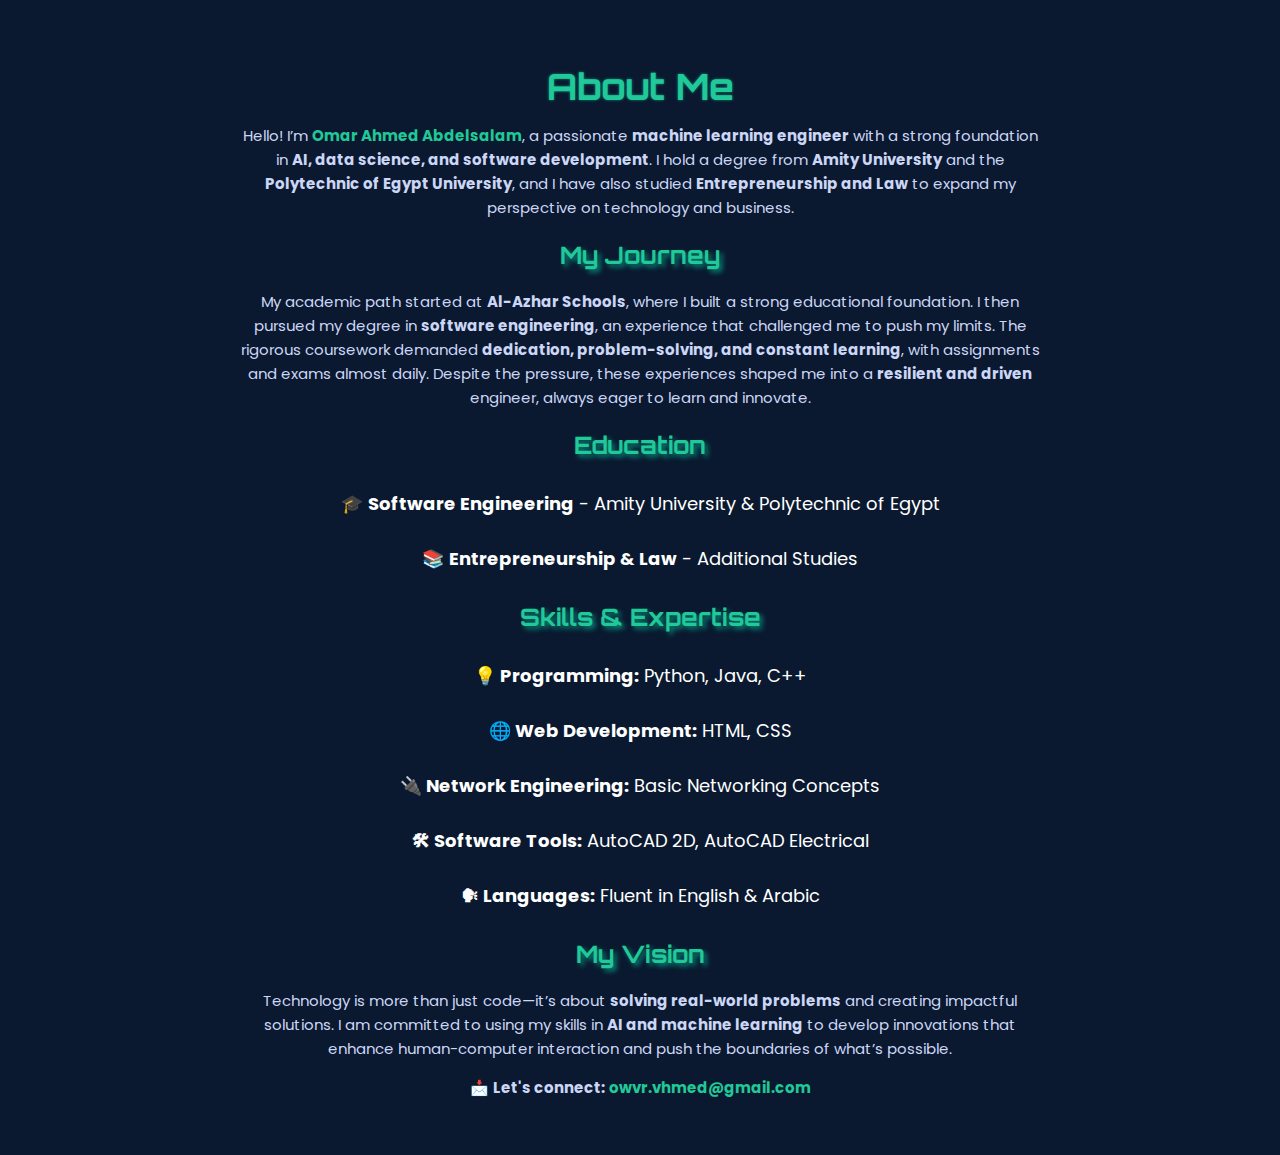
<file: html/aboutme.html>
<!DOCTYPE html>
<html lang="en">
<head>
    <meta charset="UTF-8">
    <meta name="viewport" content="width=device-width, initial-scale=1.0">
    <title>About Me--</title>
    <link rel="icon" type="image/png" href="/images/pngegg.png">
    <link rel="stylesheet" href="/style/about_style.css">
    <link href="https://fonts.googleapis.com/css2?family=Orbitron:wght@400;700&family=Poppins:wght@300;500;700&display=swap" rel="stylesheet">
</head>
<body>

    <section class="about">
        <div class="container">
            <h1>About Me</h1>
            <p>Hello! I’m <span class="highlight">Omar Ahmed Abdelsalam</span>, a passionate <strong>machine learning engineer</strong> with a strong foundation in <strong>AI, data science, and software development</strong>. I hold a degree from <strong>Amity University</strong> and the <strong>Polytechnic of Egypt University</strong>, and I have also studied <strong>Entrepreneurship and Law</strong> to expand my perspective on technology and business.</p>
            
            <h2>My Journey</h2>
            <p>My academic path started at <strong>Al-Azhar Schools</strong>, where I built a strong educational foundation. I then pursued my degree in <strong>software engineering</strong>, an experience that challenged me to push my limits. The rigorous coursework demanded <strong>dedication, problem-solving, and constant learning</strong>, with assignments and exams almost daily. Despite the pressure, these experiences shaped me into a <strong>resilient and driven</strong> engineer, always eager to learn and innovate.</p>

            <h2>Education</h2>
            <ul class="education">
                <li>🎓 <strong>Software Engineering</strong> - Amity University & Polytechnic of Egypt</li>
                <li>📚 <strong>Entrepreneurship & Law</strong> - Additional Studies</li>
            </ul>

            <h2>Skills & Expertise</h2>
            <ul class="skills">
                <li><strong>💡 Programming:</strong> Python, Java, C++</li>
                <li><strong>🌐 Web Development:</strong> HTML, CSS</li>
                <li><strong>🔌 Network Engineering:</strong> Basic Networking Concepts</li>
                <li><strong>🛠 Software Tools:</strong> AutoCAD 2D, AutoCAD Electrical</li>
                <li><strong>🗣 Languages:</strong> Fluent in English & Arabic</li>
            </ul>

            <h2>My Vision</h2>
            <p>Technology is more than just code—it’s about <strong>solving real-world problems</strong> and creating impactful solutions. I am committed to using my skills in <strong>AI and machine learning</strong> to develop innovations that enhance human-computer interaction and push the boundaries of what’s possible.</p>

            <div class="contact">
                <p>📩 <strong>Let's connect:</strong> <a href="mailto:owvr.vhmed@gmail.com">owvr.vhmed@gmail.com</a></p>
            </div>
        </div>
    </section>

</body>
</html>
</file>
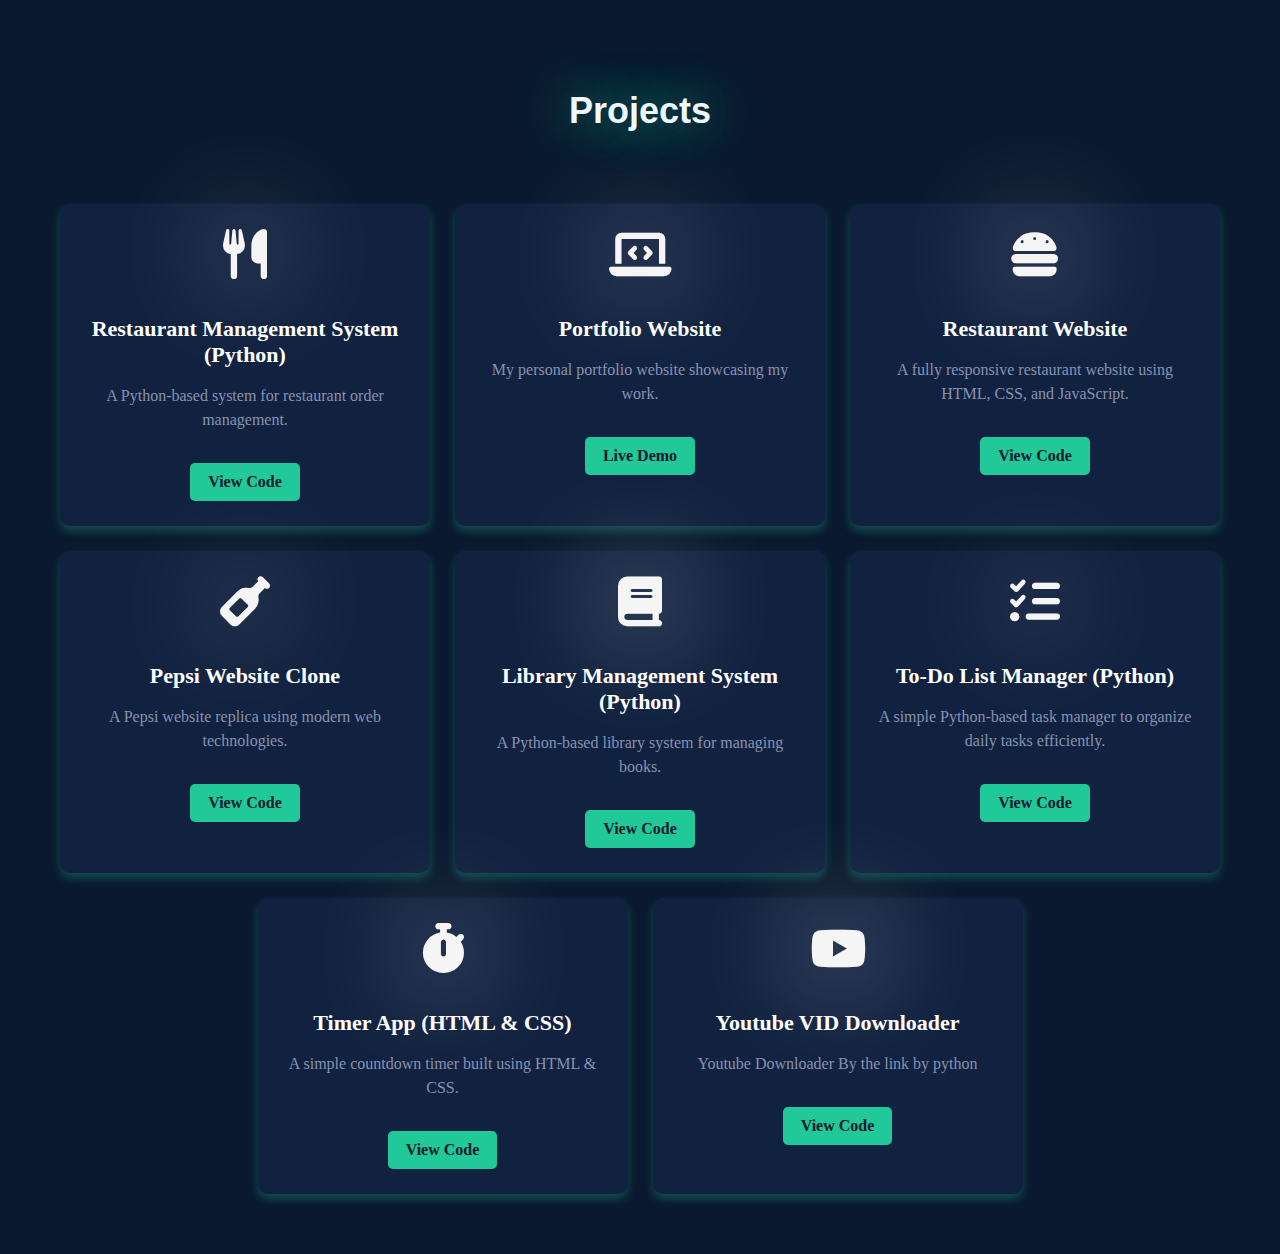
<file: html/projects.html>
<!DOCTYPE html>
<html lang="en">
<head>
    <meta charset="UTF-8">
    <meta name="viewport" content="width=device-width, initial-scale=1.0">
    <link rel="stylesheet" href="/style/projects.css">
    <title>Projects--</title>
    <link rel="stylesheet" href="https://cdnjs.cloudflare.com/ajax/libs/font-awesome/6.5.1/css/all.min.css">

</head>
<body>
    <section id="projects-section">
        <h2 class="title">Projects<br> <br></h2>
        <div class="projects-container">
    
            <div class="project">
                <i class="fas fa-utensils"></i> <!-- Restaurant Icon -->
                <h3>Restaurant Management System (Python)</h3>
                <p>A Python-based system for restaurant order management.</p>
                <a href="https://github.com/owvr27/resturant" target="_blank">View Code</a>
            </div>
    
            <div class="project">
                <i class="fas fa-laptop-code"></i> <!-- Portfolio Icon -->
                <h3>Portfolio Website</h3>
                <p>My personal portfolio website showcasing my work.</p>
                <a href="https://github.com/owvr27/owvr" target="_blank">Live Demo</a>
            </div>
    
            <div class="project">
                <i class="fas fa-hamburger"></i> <!-- Restaurant Website Icon -->
                <h3>Restaurant Website</h3>
                <p>A fully responsive restaurant website using HTML, CSS, and JavaScript.</p>
                <a href="https://github.com/owvr27/resturant-web" target="_blank">View Code</a>
            </div>
    
            <div class="project">
                <i class="fas fa-wine-bottle"></i> <!-- Pepsi Website Icon -->
                <h3>Pepsi Website Clone</h3>
                <p>A Pepsi website replica using modern web technologies.</p>
                <a href="https://github.com/owvr27/pepsi-site" target="_blank">View Code</a>
            </div>
    
            <div class="project">
                <i class="fas fa-book"></i> <!-- Library System Icon -->
                <h3>Library Management System (Python)</h3>
                <p>A Python-based library system for managing books.</p>
                <a href="https://github.com/owvr27/LibrarySystemPY" target="_blank">View Code</a>
            </div>
    
            <div class="project">
                <i class="fas fa-tasks"></i> <!-- To-Do List Icon -->
                <h3>To-Do List Manager (Python)</h3>
                <p>A simple Python-based task manager to organize daily tasks efficiently.</p>
                <a href="https://github.com/owvr27/ToDoListMngerPY" target="_blank">View Code</a>
            </div>
    
            <div class="project">
                <i class="fas fa-stopwatch"></i> <!-- Timer Icon -->
                <h3>Timer App (HTML & CSS)</h3>
                <p>A simple countdown timer built using HTML & CSS.</p>
                <a href="https://github.com/owvr27/stopwatch" target="_blank">View Code</a>
            </div>

            <div class="project">
                <i class="fab fa-youtube"></i> <!-- Timer Icon -->
                <h3>Youtube VID Downloader</h3>
                <p>Youtube Downloader By the link by python</p>
                <a href=https://github.com/owvr27/youtube-downloader" target="_blank">View Code</a>
            </div>

    
        </div>
    </section>
    
    
</body>
</html>
</file>
<file: style/about_style.css>
body {
    font-family: 'Poppins', sans-serif;
    background-color: #0a192f;
    color: #ccd6f6;
    margin: 0;
    padding: 0;
    display: flex;
    justify-content: center;
    align-items: center;
    height:auto;
}

.container {
    max-width: 800px;
    padding: 40px;

    
    text-align: center;
}

h1, h2 {
    font-family: 'Orbitron', sans-serif;
    color: #20c997;
    text-shadow: 3px 3px 5px rgba(0, 255, 204, 0.5); 
}

h1 {
    font-size: 36px;
    margin-bottom: 10px;
    text-shadow: 0px 0px 3px rgba(0, 255, 204, 0.5);
}

h2 {
    font-size: 24px;
    margin-top: 20px;
    
}

p {
    font-size: 15px;
    line-height: 1.6;
}

.highlight {
    color: #20c997;
    font-weight: bold;

}

.skills, .education {
    list-style-type: none;
    padding: 0;

}

.skills li, .education li {

    color: white;
    padding: 10px;
    margin: 8px 0;
    border-radius: 5px;
    font-size: 18px;
}

.contact a {
    color: #20c997;
    text-decoration: none;
    font-weight: bold;
}

.contact a:hover {
    text-decoration: underline;
}
/* width */
::-webkit-scrollbar {
    width: 10px;
  }
  
  /* Track */
  ::-webkit-scrollbar-track {
    box-shadow: inset 0 0 5px grey; 
    border-radius: 10px;
  }
   
  /* Handle */
  ::-webkit-scrollbar-thumb {
    background:#16a085; 
    border-radius: 10px;
  }
  
  /* Handle on hover */
  ::-webkit-scrollbar-thumb:hover {
    background:#16a085; 
  }
</file>
<file: style/projects.css>
#projects-section {
    text-align: center;
    padding: 60px 20px;
    background-color: #0a192f;
    color: #ccd6f6;
}
.title{
    font-size: 36px;
    font-family: 'Orbitron' ,sans-serif;
    text-shadow:0px 0px 50px #20c997;
    color: aliceblue;
}
.projects-container {
    display: flex;
    flex-wrap: wrap;
    justify-content: center;
    gap: 25px;
    margin-top: 30px;
}

.project {
    background: #112240;
    border-radius: 10px;
    padding: 25px;
    width: 320px; /* Slightly bigger for better spacing */
    text-align: center;
    box-shadow: 0px 5px 10px rgba(32, 201, 151, 0.3);
    transition: transform 0.3s, box-shadow 0.3s;
}

.project:hover {
    transform: scale(1.07);
    box-shadow: 0px 6px 15px rgba(32, 201, 151, 0.6);
}

.project i {
    font-size: 50px;  /* Bigger icons for better visibility */
    color: whitesmoke;
    margin-bottom: 15px;
    text-shadow:0px 0px 110px white;
}

.project h3 {
    font-size: 22px;
    color: #ffffff;
    margin-bottom: 10px;
}

.project p {
    font-size: 16px;
    color: #8892b0;
    line-height: 1.5;
}

.project a {
    display: inline-block;
    margin-top: 15px;
    padding: 10px 18px;
    color: #0a192f;
    background-color: #20c997;
    text-decoration: none;
    border-radius: 5px;
    font-weight: bold;
    transition: background 0.3s ease-in-out, transform 0.2s ease-in-out;
}

.project a:hover {
    background-color: #16a085;
    transform: scale(1.05);
}
body {
    background-color: #0a192f;
    color: #ccd6f6;
    margin: 0;  /* Ensures no extra space around the page */
    padding: 0;
    width: 100%;
    min-height: 100vh;
    display: flex;
    flex-direction: column;
    align-items: center;
}
/* width */
::-webkit-scrollbar {
    width: 10px;
  }
  
  /* Track */
  ::-webkit-scrollbar-track {
    box-shadow: inset 0 0 5px grey; 
    border-radius: 10px;
  }
   
  /* Handle */
  ::-webkit-scrollbar-thumb {
    background:#16a085; 
    border-radius: 10px;
  }
  
  /* Handle on hover */
  ::-webkit-scrollbar-thumb:hover {
    background:#16a085; 
  }
</file>
